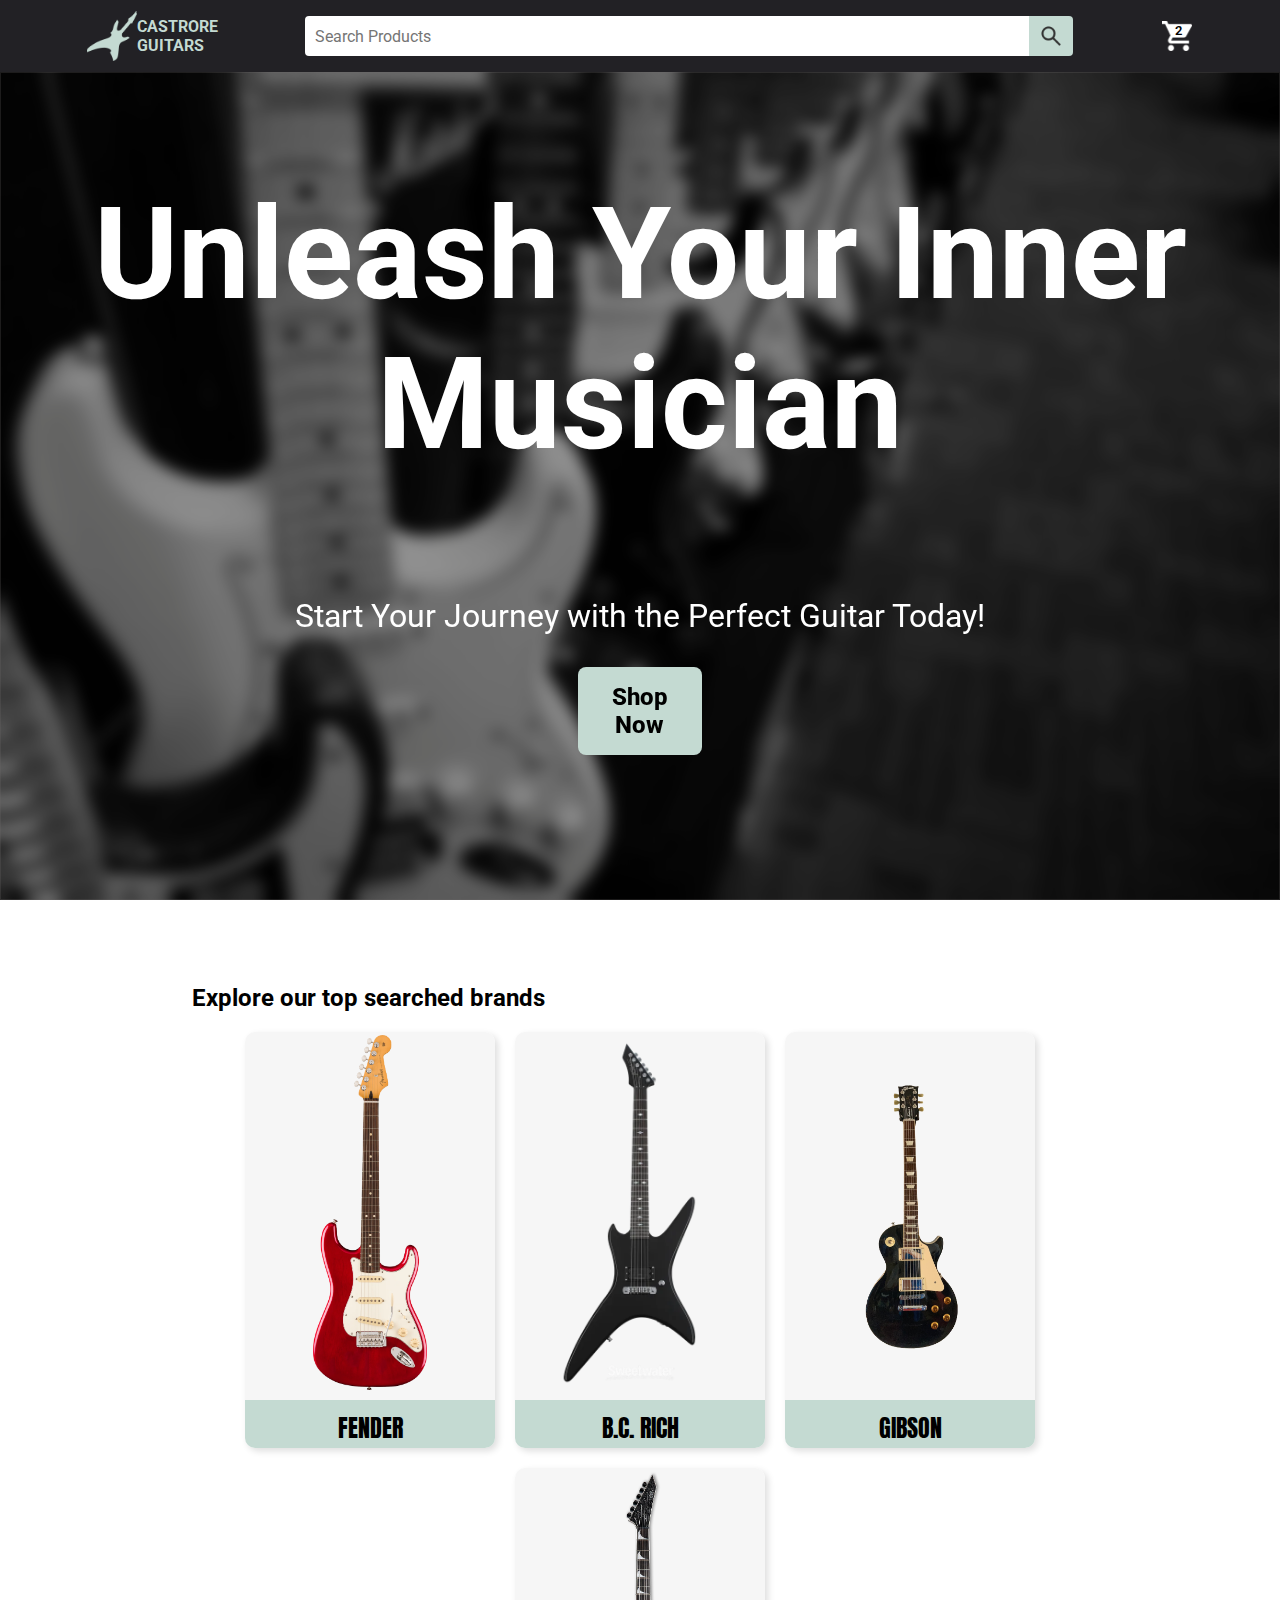
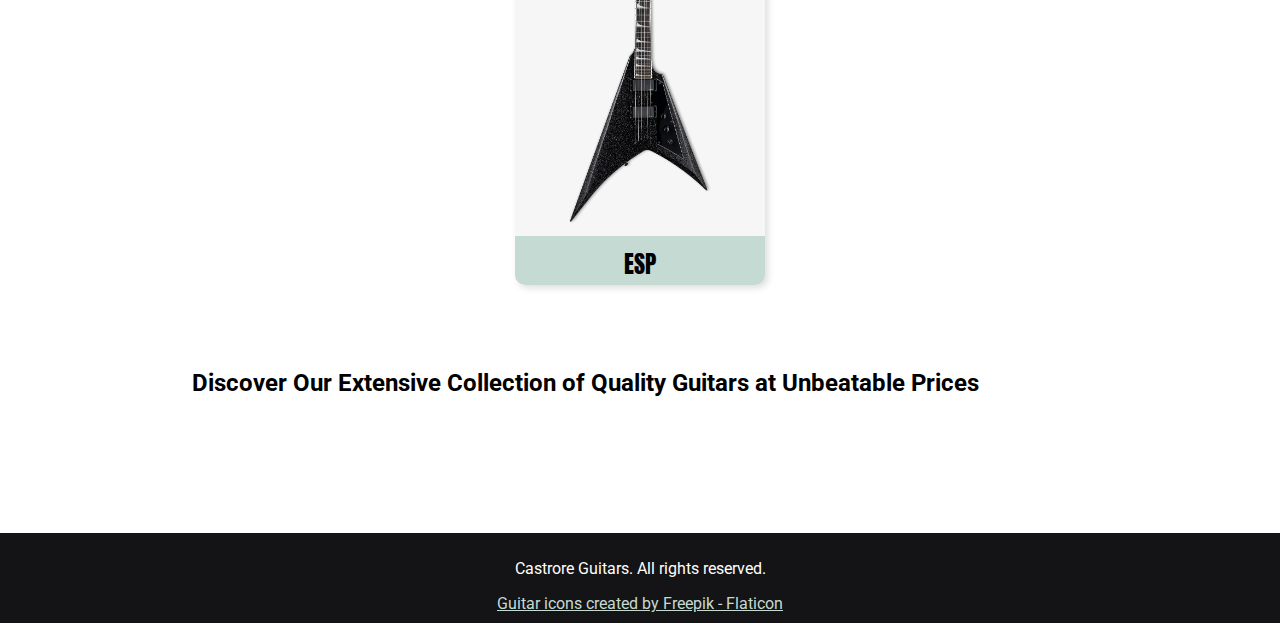
<file: 00. Website/assets/index.html>
<!DOCTYPE html>
<html lang="en">
<head>
  <meta charset="UTF-8">
  <link rel="preconnect" href="https://fonts.googleapis.com">
  <link rel="preconnect" href="https://fonts.gstatic.com" crossorigin>
  <link href="https://fonts.googleapis.com/css2?family=Anton+SC&family=Roboto:ital,wght@0,100;0,300;0,400;0,500;0,700;0,900;1,100;1,300;1,400;1,500;1,700;1,900&display=swap" rel="stylesheet">
  <link rel="stylesheet" href="css/index.css">
  <link rel="icon" href="_images/electric-guitar-colored.png">
  <meta name="viewport" content="width=device-width, initial-scale=1.0">
  <script src="js/index.js" defer></script>
  <title>Castrore Guitars</title>
</head>
<body>
  <header class="header">
    <div class="header__logo">
      <a href="index.html">
        <img src="_images/_un-optimized/icons/stealth-icon-colored.png" class="header__logo-image" alt="Electric Guitar Logo">
        CASTRORE GUITARS
      </a>
    </div>
    <form class="header__search-wrapper" action="shop.html" method="get">
      <input type="text" class="header__search-input" placeholder="Search Products" name="query" action>
      <button class="header__search-btn" title="Search Product" type="submit"></button>
    </form>
    <a href="#" class="header__shopping-cart"> 
      <img src="_images/_un-optimized/icons/shopping-cart.png" class="header__shopping-cart-logo" alt="shopping cart logo">
      <span class="header__shopping-cart-counter">2</span>
    </a>
  </header>
  <main class="main">
    <section class="main__hero-section">
      <div>
        <h1>Unleash Your Inner Musician</h1>
        <p>Start Your Journey with the Perfect Guitar Today!</p>
        <a href="shop.html">Shop Now</a>
      </div>
    </section>

    <section class="main__popular">
      <h2>Explore our top searched brands</h2>
      <nav>
        <a class="main__popular-item">
          <figure>
            <img src="_images/_un-optimized/fender-strat-cherry.webp" alt="Fender Stratocaster Cherry Red Guitar">
            <figcaption class="brand">FENDER</figcaption>
          </figure>
        </a>
        <a class="main__popular-item">
          <figure>
            <img src="_images/_un-optimized/bcrich-stealth.webp" alt="B.C. Rich Stealth Guitar">
            <figcaption class="brand">B.C. RICH</figcaption>
          </figure>
        </a>
        <a class="main__popular-item">
          <figure>
            <img src="_images/_un-optimized/guibson-lespaul.png" alt="Gibson Les Paul Guitar">
            <figcaption class="brand">GIBSON</figcaption>
          </figure>
        </a>
        <a class="main__popular-item">
          <figure>
            <img src="_images/_un-optimized/esp-guitar.webp" alt="ESP flying V Guitar">
            <figcaption class="brand">ESP</figcaption>
          </figure>
        </a>
      </nav>
    </section>

    <span class="main__searched-products">
      <h2>Discover Our Extensive Collection of Quality Guitars at Unbeatable Prices</h2>
      <div class="main__grid">
      
      </div>
    </span>
    
    <nav aria-label="Pagination" class="main__pagination-nav">
      <ul class="main__pagination-list">
        <li class="prev"></li>
        <li class="current-page"></li>
        <li class="next"></li>
      </ul>
    </nav>

  </main>
  <footer class="footer">
    <p>Castrore Guitars. All rights reserved.</p>
    <a href="https://www.flaticon.com/free-icons/guitar" title="guitar icons">Guitar icons created by Freepik - Flaticon</a>
  </footer>
</body>
</html>
</file>
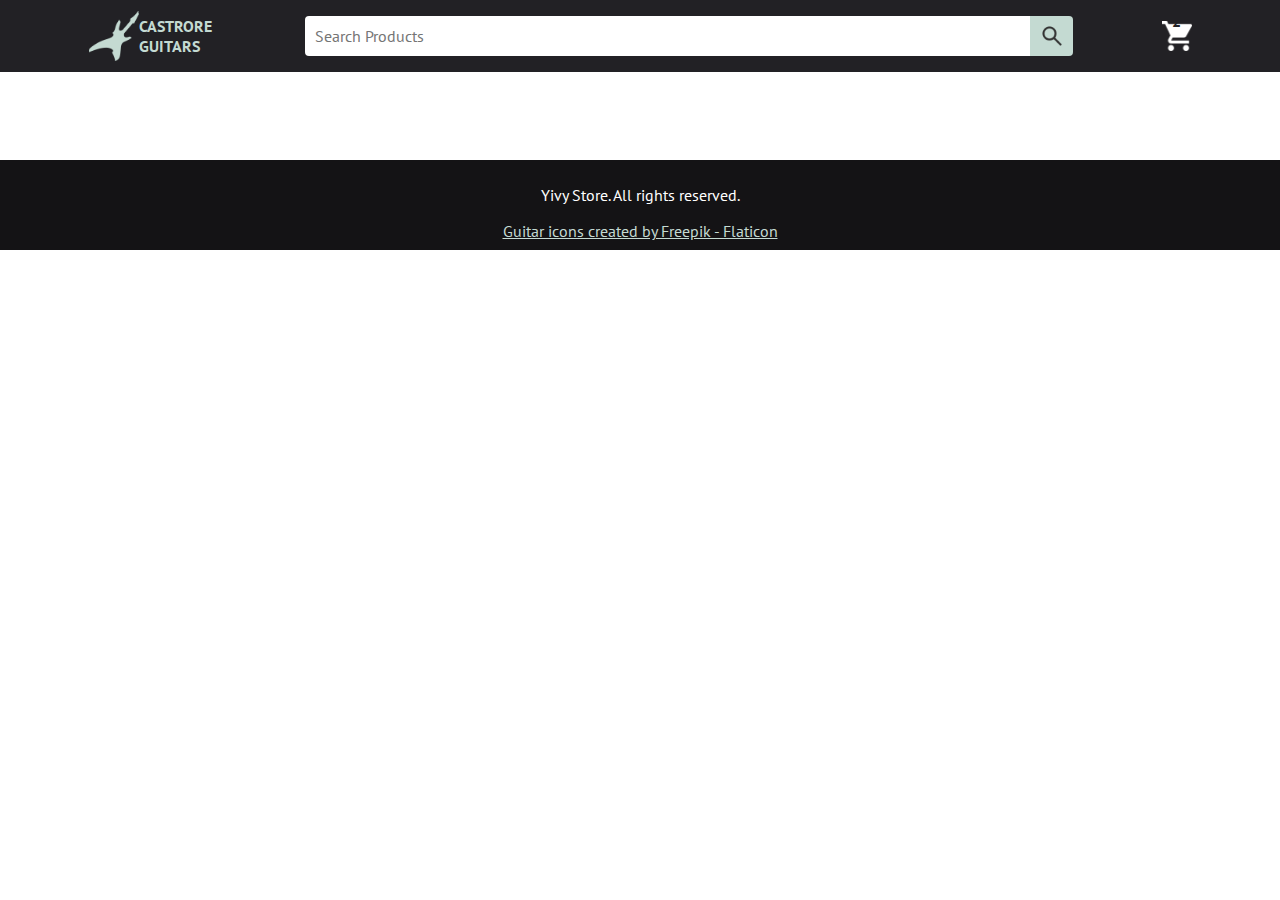
<file: 00. Website/backups/2025-Jan-8/index.html>
<!DOCTYPE html>
<html lang="en">
<head>
  <meta charset="UTF-8">
  <link rel="preconnect" href="https://fonts.googleapis.com">
  <link rel="preconnect" href="https://fonts.gstatic.com" crossorigin>
  <link href="https://fonts.googleapis.com/css2?family=PT+Sans:ital,wght@0,400;0,700;1,400;1,700&family=Roboto:ital,wght@0,100;0,300;0,400;0,500;0,700;0,900;1,100;1,300;1,400;1,500;1,700;1,900&display=swap" rel="stylesheet">
  <link rel="stylesheet" href="css/style.css">
  <link rel="icon" href="_images/electric-guitar-colored.png">
  <meta name="viewport" content="width=device-width, initial-scale=1.0">
  <title>Castrore Guitars</title>
</head>
<body>
  <header class="header">
    <div class="header__logo">
      <a href="index.html">
        <img src="_images/_un-optimized/icons/stealth-icon-colored.png" class="header__logo-image" alt="Electric Guitar Logo">
        CASTRORE GUITARS
      </a>
    </div>
    <search class="header__search-wrapper">
      <input type="text" class="header__search-input" placeholder="Search Products">
      <button class="header__search-btn" title="Search Product" type="button"></button>
    </search>
    <a href="#" class="header__shopping-cart"> 
      <img src="_images/_un-optimized/icons/shopping-cart.png" class="header__shopping-cart-logo" alt="shopping cart logo">
      <p class="header__shopping-cart-counter">2</p>
    </a>
  </header>
  <main class="main">
    <div class="main__grid">
      
    </div>

    <nav aria-label="Pagination" class="main__pagination-nav">
      <ul class="main__pagination-list">
        <li class="prev"></li>
        <li class="current-page"></li>
        <li class="next"></li>
      </ul>
    </nav>

  </main>
  <footer class="footer">
    <p>Yivy Store. All rights reserved.</p>
    <a href="https://www.flaticon.com/free-icons/guitar" title="guitar icons">Guitar icons created by Freepik - Flaticon</a>
  </footer>
  <script src="js/script.js"></script>
</body>
</html>
</file>
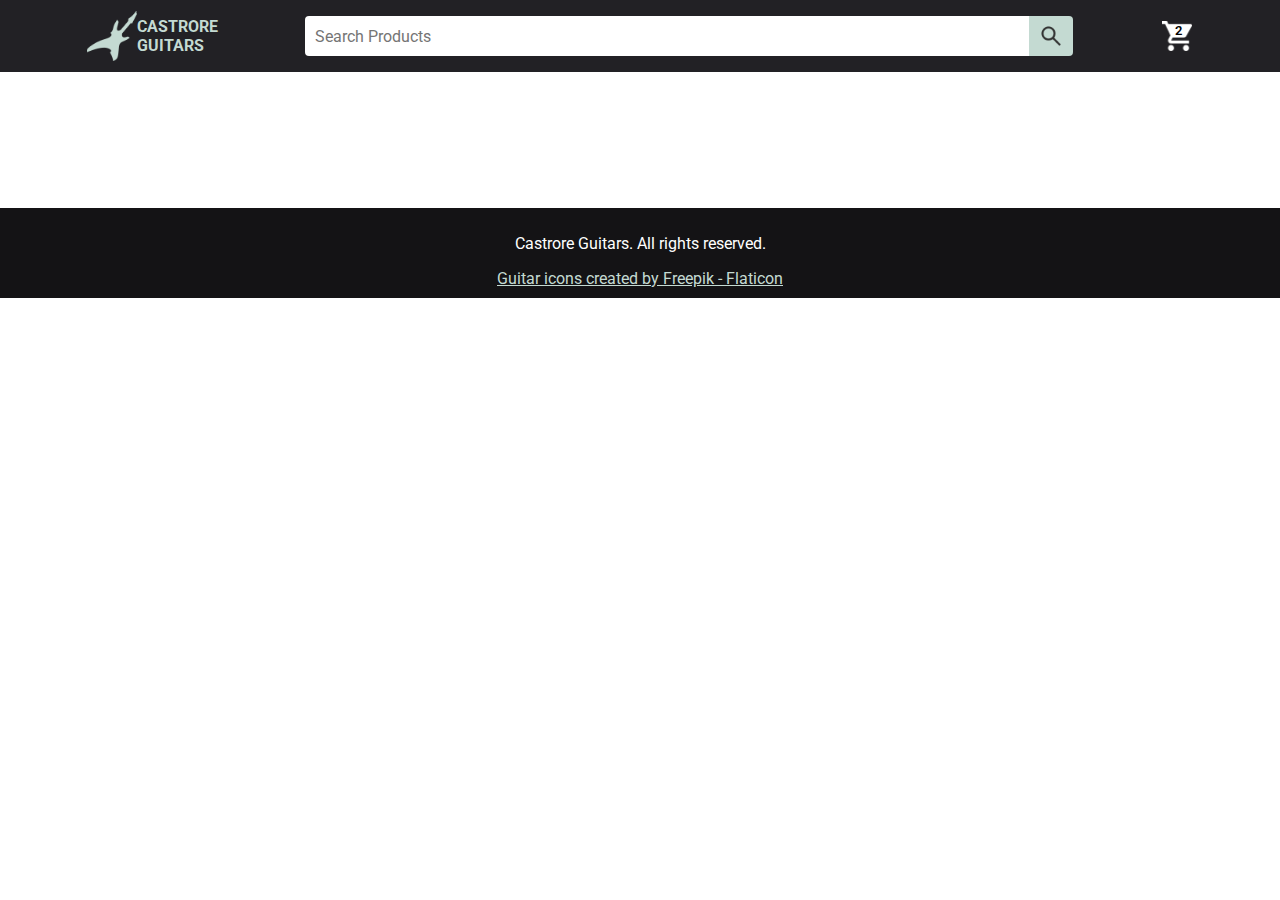
<file: 00. Website/assets/shop.html>
<!DOCTYPE html>
<html lang="en">
<head>
  <meta charset="UTF-8">
  <link rel="preconnect" href="https://fonts.googleapis.com">
  <link rel="preconnect" href="https://fonts.gstatic.com" crossorigin>
  <link href="https://fonts.googleapis.com/css2?family=PT+Sans:ital,wght@0,400;0,700;1,400;1,700&family=Roboto:ital,wght@0,100;0,300;0,400;0,500;0,700;0,900;1,100;1,300;1,400;1,500;1,700;1,900&display=swap" rel="stylesheet">
  <link rel="stylesheet" href="css/index.css">
  <link rel="icon" href="_images/electric-guitar-colored.png">
  <meta name="viewport" content="width=device-width, initial-scale=1.0">
  <title>Castrore Guitars</title>
</head>
<body>
  <header class="header">
    <div class="header__logo">
      <a href="index.html">
        <img src="_images/_un-optimized/icons/stealth-icon-colored.png" class="header__logo-image" alt="Electric Guitar Logo">
        CASTRORE GUITARS
      </a>
    </div>
    <search class="header__search-wrapper">
      <input type="text" class="header__search-input" placeholder="Search Products">
      <button class="header__search-btn" title="Search Product" type="button"></button>
    </search>
    <a href="#" class="header__shopping-cart"> 
      <img src="_images/_un-optimized/icons/shopping-cart.png" class="header__shopping-cart-logo" alt="shopping cart logo">
      <p class="header__shopping-cart-counter">2</p>
    </a>
  </header>
  <main class="main">
    <section class="main__searched-products">
      <div class="main__grid">
      
      </div>
    </section>
    <nav aria-label="Pagination" class="main__pagination-nav">
      <ul class="main__pagination-list">
        <li class="prev"></li>
        <li class="current-page"></li>
        <li class="next"></li>
      </ul>
    </nav>
  </main>
  <footer class="footer">
    <p>Castrore Guitars. All rights reserved.</p>
    <a href="https://www.flaticon.com/free-icons/guitar" title="guitar icons">Guitar icons created by Freepik - Flaticon</a>
  </footer>
  <script src="js/index.js" defer></script>
</body>
</html>
</file>
<file: 00. Website/assets/css/index.css>
:root{
  --second-color: #222125;
  --accents-color: #C4DAD2;
  --accents-hover: #a5c5b9;
  --mid-tone: #141315; 
  --third-color: #f7f8fa;
  --main-font-color: #000000;
  --main-font-fam: "Roboto", serif;
  --title-font-fam: "Anton SC", serif;
}

body{
  margin: 0;
  padding: 0;
  display: flex;
  flex-direction: column;
  align-items: center;
  justify-content: space-between;
  font-family: var(--main-font-fam);
  background-color: #fff;
}

* {
  box-sizing: border-box !important;
}

.header{
  display: flex;
  min-width: 100%;
  height: 8dvh;
  justify-content: space-evenly;
  align-items: center;
  background-color: var(--second-color);
  position: sticky;
  top: 0;
  z-index: 20;
}

.header__logo{
  width: 10%;
  height: 70%;
  object-fit: contain;
}

.header__logo a{
  max-width: 100%;
  height: 100%;
  text-decoration: none;
  font-weight: bold;
  color: var(--accents-color);
  display: flex;
  align-items: center;
  justify-content: center;
}

.header__logo-image{
  height: 100%;
}

.header__search-wrapper{
  display: flex;
  align-items: center;
  height: 40px;
  width: clamp(200px, 60%, 1000px);
}

.header__search-input{
  width:100%;
  height: 100%;
  margin: 0;
  box-sizing: border-box;
  line-height: normal;
}

.header__search-input, .header__search-btn{
  outline: none;
  border: none;
  padding: 10px;
  border-bottom-left-radius: 4px;
  border-top-left-radius: 4px;
  font-family: var(--main-font-fam);
  font-size: 1rem;
}

.header__search-wrapper:has(.header__search-input:focus){
  outline: 3px solid var(--accents-hover);
  border-radius: 4px;
}

.header__search-btn{
  border-bottom-left-radius: 0;
  border-top-left-radius: 0;
  border-bottom-right-radius: 4px;
  border-top-right-radius: 4px;
  width:45px;
  min-height: 100%;
  background-image: url("../_images/_un-optimized/icons/search-icon.png");
  background-position: center;
  background-size:55%;
  background-repeat: no-repeat;
  background-color: var(--accents-color);
  cursor: pointer;
}

.header__search-btn:hover{
  background-color: var(--accents-hover);
}

.header__shopping-cart{
  width: 30px;
  height: 30px;
  display: flex;
  justify-content: center;
  align-items: center;
  position: relative;
}

.header__shopping-cart-logo{
  width: 100%;
}

.header__shopping-cart-counter{
  position: absolute;
  top: 2px;
  left: 13px;
  margin: 0;
  color: var(--main-font-color);
  font-size: 0.8rem;
  font-weight: 600;
}

/* -- Main Content -- */
.main{
  width: 100%;
  display: flex;
  flex-direction: column;
  align-items: center;
  gap: 4rem;
}

/* Hero Section */
.main__hero-section{
  width: 100%;
  height: 92dvh;
  background: url(../_images/_un-optimized/hero-section/eight-guitars-gray.jpg) no-repeat;
  background-size: cover;
  -webkit-backdrop-filter:blur(10%);
  backdrop-filter: blur(10%);
  color: #fff;
  overflow-x: hidden;
  display: flex;
  justify-content: center;
  align-items: center;
}

.main__hero-section div{
  width: 100%;
  height: 100%;
  padding: 20px;
  background: #00000069;
  box-shadow: 0 4px 30px #0000001a;
  -webkit-backdrop-filter: blur(7.2px);
  backdrop-filter: blur(7.2px);
  border: 1px solid #6a666640;
  display: flex;
  flex-direction: column; 
  align-items: center;

}

.main__hero-section h1{
  text-align: center;
  font-size: 8rem;
  font-family: var(--main-font-fam);
}

.main__hero-section p{
  font-size: 2rem;
}

.main__hero-section a{
  width: 10%;
  text-align: center;
  background-color: var(--accents-color);
  border-radius: 0.5rem;
  text-decoration: none;
  color: #000;
  font-weight: 800;
  font-size: 1.5rem;
  padding: 1rem;
}

.main__hero-section a:hover{
  background-color: var(--accents-hover);
}

/* Popular items */
.main__popular{
  width: clamp(300px, 70%, 1600px);
}

.main__popular nav{
  display: flex;
  justify-content: center;
  flex-wrap: wrap;
  gap: 20px;
}

.main__popular nav a{
  width: 250px;
  text-decoration: none;
}

.main__popular nav figure{
  display: flex;
  flex-direction: column;
  justify-content: center;
  align-items: center;
  aspect-ratio: 0.6;
  margin: 0;
  box-shadow: 3px 3px 7px #00000022;
  border-radius: 10px;
  overflow: hidden;
}

.main__popular nav figure img{
  width: 100%;
  object-fit: contain;
  min-height: 90%;
  padding: 10px;
  z-index: 1;
  background-color: #f6f6f6;
  transition: transform 150ms linear;
}

.main__popular nav a:hover figure img{
  transform: scale(1.2);
}

.main__popular nav figure figcaption{
  width: 100%;
  text-align: center;
  font-family: var(--title-font-fam);
  color: #000;
  background-color: var(--accents-color);
  font-size: 1.5rem;
  padding: 10px;
  transition: background-color 150ms linear;
  z-index: 2;
  cursor: pointer;
}

.main__popular nav figure figcaption:hover{
  text-decoration: underline;
}

.main__popular nav a:hover figure figcaption{
  background-color: var(--accents-hover);
}

/* Search for products*/
.main__searched-products{
  width: clamp(300px, 70%, 1500px);
}

.main__grid{
  display: grid;
  grid-template-columns: repeat(auto-fill, minmax(230px, 1fr));
  gap: 10px;
  justify-content: center;
  margin: 20px 0;
  width: 100%;
}

.main__grid-element{
  border: 1px solid #f5f5f5;
  width: 100%;
  margin: 0;
  aspect-ratio: 0.6;
  display: flex;
  flex-direction: column;
  justify-content: space-between;
}

.main__image-container{
  width: 100%;
  height: 60%;
  background-color: var(--third-color);
}

.main__item-image{
  width: 100%;
  height: 100%;
  object-fit: cover;
  mix-blend-mode: darken;
  cursor: pointer;
}

.main__grid-element *:not(.main__image-container, .main__item-image){
  margin-left: 10px;
}

.main__item-description{
  margin-top: 10px;
  overflow: hidden;
  display: -webkit-box;
  -webkit-line-clamp: 2;
  -webkit-box-orient: vertical;
  cursor: pointer;
  font-size: 1.1rem;
}

.main__item-description:hover{
  color: var(--accents-hover);
}

.main__item-price{
  font-weight: 600;
  display: flex;
  font-size: 1.2rem;
  margin: 10px 0;
}

.main__add-to-cart-btn{
  border: none;
  width: 40%;
  padding: 8px 15px;
  border-radius: 17px;
  background-color: var(--accents-color);
  cursor: pointer;
  font-family: var(--main-font-fam);
}

.main__add-to-cart-btn:hover{
  background-color: var(--accents-hover);
}

.main__item-reverb-link{
  margin: 10px 0;
  width: max-content;
  font-size: 0.8rem;
  text-decoration: none;
  color: #FF6200;
}

.main__item-reverb-link:hover{
  text-decoration: underline;
}

/* Pagination */
.main__pagination-list{
  list-style: none;
  margin: 0;
  padding: 0;
  display: flex;
  justify-content: center;
  align-items: center;
  gap: 2rem;
}

.main__prev-next-btns{
  width: 40px;
  height: 40px;
  border-radius: 50%;
  background-color: var(--accents-color);
  border: none;
  cursor: pointer;
}

.main__prev-next-btns:hover{
  background-color: var(--accents-hover);
}

/* Search not found message */
.main__search-not-found{
  display: flex;
  flex-direction: column;
  width: 70%;
  gap: 20px;
  background-color: var(--accents-color);
}

.main__search-not-found a{
  cursor: pointer;
}

.main__search-not-found a strong:hover{
  text-decoration: underline;
  color: var(--accents-hover);
}

/* FOOTER */
.footer{
  width: 100%;
  height: 10dvh;
  background-color: var(--mid-tone);
  display: flex;
  flex-direction: column;
  justify-content: center;
  align-items: center;
  color: #fff;
  margin-top: 2rem;
}

.footer a{
  color: var(--accents-color);
}
</file>
<file: 00. Website/backups/2025-Jan-8/css/style.css>
body{
  box-sizing: border-box;
  margin: 0;
  padding: 0;
  --second-color: #222125;
  --accents-color: #C4DAD2;
  --accents-hover: #a5c5b9;
  --mid-tone: #141315; 
  --third-color: #f7f8fa;
  --main-font-color: #000000;
  --main-back-color: #F0ECE5;
  --main-font-fam: "PT Sans", sans-serif;
  display: flex;
  flex-direction: column;
  align-items: center;
  font-family: var(--main-font-fam);
}

.body{
  background-color: var(--main-back-color);
}

.header{
  display: flex;
  min-width: 100%;
  height: 8dvh;
  justify-content: space-evenly;
  align-items: center;
  background-color: var(--second-color);
}

.header__logo{
  width: 10%;
  height: 70%;
  object-fit: contain;
}

.header__logo a{
  max-width: 100%;
  height: 100%;
  text-decoration: none;
  font-weight: bold;
  color: var(--accents-color);
  display: flex;
  align-items: center;
  justify-content: center;
}

.header__logo-image{
  height: 100%;
}

.header__search-wrapper{
  display: flex;
  align-items: center;
  width: clamp(200px, 60%, 1000px);
}

.header__search-input{
  width:100%;
}

.header__search-input, .header__search-btn{
  outline: none;
  border: none;
  padding: 10px;
  border-bottom-left-radius: 4px;
  border-top-left-radius: 4px;
  font-family: var(--main-font-fam);
  font-size: 1rem;
}

.header__search-wrapper:has(.header__search-input:focus){
  outline: 3px solid var(--accents-hover);
  border-radius: 4px;
}

.header__search-btn{
  border-bottom-left-radius: 0;
  border-top-left-radius: 0;
  border-bottom-right-radius: 4px;
  border-top-right-radius: 4px;
  width:45px;
  min-height: 40px;
  background-image: url("../_images/_un-optimized/icons/search-icon.png");
  background-position: center;
  background-size:55%;
  background-repeat: no-repeat;
  background-color: var(--accents-color);
  cursor: pointer;
}

.header__search-btn:hover{
  background-color: var(--accents-hover);
}

.header__shopping-cart{
  width: 30px;
  height: 30px;
  display: flex;
  justify-content: center;
  position: relative;
}

.header__shopping-cart-logo{
  width: 100%;
}

.header__shopping-cart-counter{
  position: absolute;
  translate: 0 -50%;
  margin: 0;
  color: var(--second-color);
  font-weight: 600;
}

/* -- Main Content -- */
.main{
  width: clamp(300px, 70%, 1500px);
  display: flex;
  flex-direction: column;
  align-items: center;
  gap: 1rem;
}

.main__grid{
  display: grid;
  grid-template-columns: repeat(auto-fit, minmax(230px, 1fr));
  gap: 10px;
  justify-content: center;
  margin: 20px 0;
}

.main__grid-element{
  border: 1px solid #f5f5f5;
  width: 100%;
  margin: 0;
  display: flex;
  flex-direction: column;
  justify-content: space-between;
}

.main__image-container{
  width: 100%;
  height: 60%;
  background-color: var(--third-color);
}

.main__item-image{
  width: 100%;
  height: 100%;
  object-fit: cover;
  mix-blend-mode: darken;
  cursor: pointer;
}

.main__grid-element *:not(.main__image-container, .main__item-image){
  margin-left: 10px;
}

.main__item-description{
  margin-top: 10px;
  overflow: hidden;
  display: -webkit-box;
  -webkit-line-clamp: 2;
  -webkit-box-orient: vertical;
  cursor: pointer;
  font-size: 1.1rem;
}

.main__item-description:hover{
  color: var(--accents-hover);
}

.main__item-price{
  font-weight: 600;
  display: flex;
  font-size: 1.2rem;
  margin: 10px 0;
}

.main__add-to-cart-btn{
  border: none;
  width: 40%;
  padding: 8px 15px;
  border-radius: 17px;
  background-color: var(--accents-color);
  cursor: pointer;
  font-family: var(--main-font-fam);
}

.main__add-to-cart-btn:hover{
  background-color: var(--accents-hover);
}

.main__item-reverb-link{
  margin: 10px 0;
  width: max-content;
  font-size: 0.8rem;
  text-decoration: none;
  color: #FF6200;
}

.main__item-reverb-link:hover{
  text-decoration: underline;
}

/* Pagination */
.main__pagination-list{
  list-style: none;
  margin: 0;
  padding: 0;
  display: flex;
  justify-content: center;
  align-items: center;
  gap: 2rem;
}

.main__prev-next-btns{
  width: 40px;
  height: 40px;
  border-radius: 50%;
  background-color: var(--accents-color);
  border: none;
  cursor: pointer;
}

.main__prev-next-btns:hover{
  background-color: var(--accents-hover);
}

/* Search not found message */
.main__search-not-found{
  display: flex;
  flex-direction: column;
  width: 70%;
  gap: 20px;
  background-color: var(--accents-color);
}

.main__search-not-found a{
  cursor: pointer;
}

.main__search-not-found a strong:hover{
  text-decoration: underline;
  color: var(--accents-hover);
}

/* FOOTER */
.footer{
  width: 100%;
  height: 10dvh;
  background-color: var(--mid-tone);
  display: flex;
  flex-direction: column;
  justify-content: center;
  align-items: center;
  color: #fff;
  margin-top: 2rem;
}

.footer a{
  color: var(--accents-color);
}
</file>
